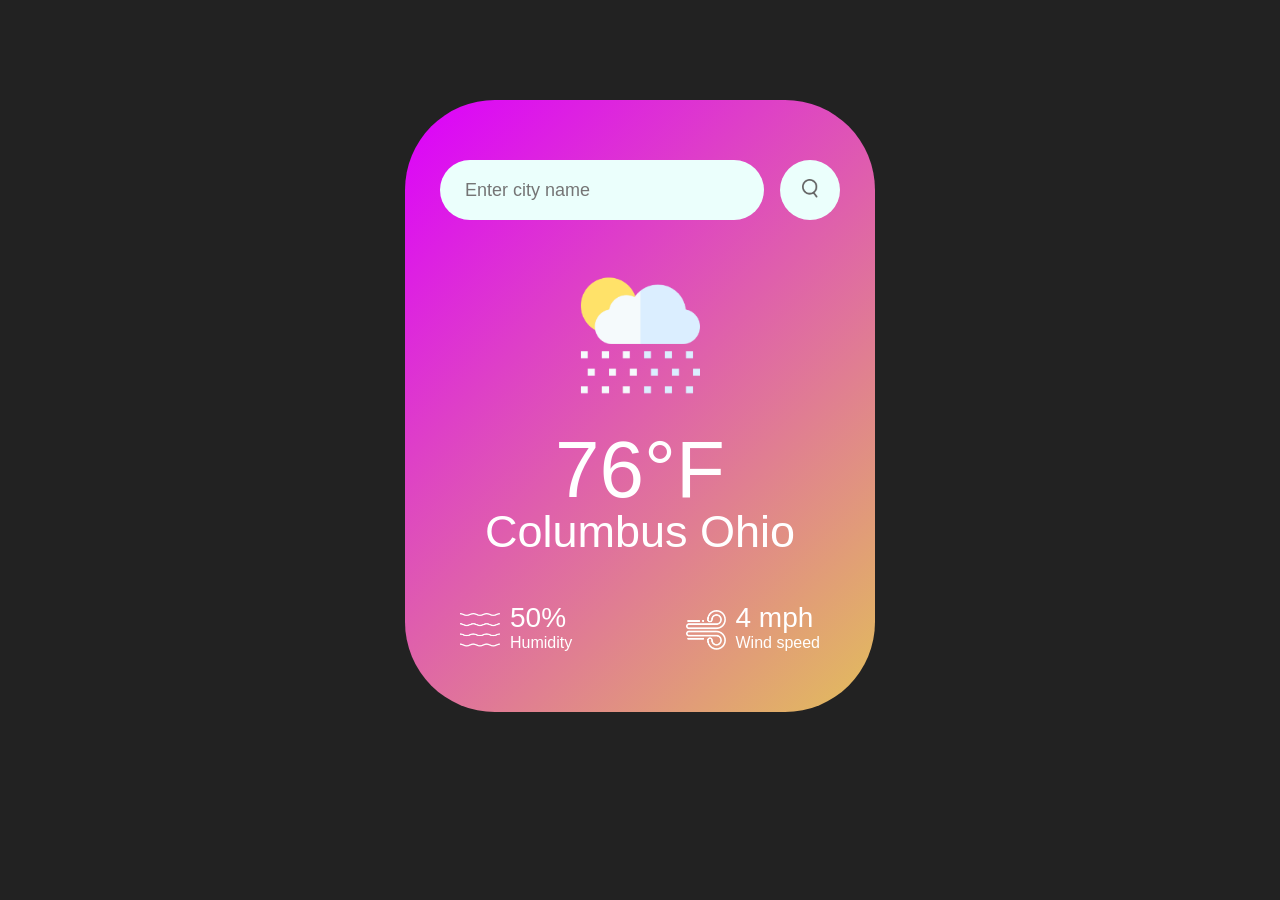
<file: activity-homework/index.html>
<!DOCTYPE html>
<html lang="en">
<head>
    <meta charset="UTF-8">
    <meta name="viewport" content="width=device-width, initial-scale=1.0">
    <title>Weather App</title>
    <link rel="stylesheet" href="styles/style.css">
</head>
<body>
    <div class="card">
        <div class="search">
            <input id="cityInput" type="text" placeholder="Enter city name" spellcheck="false">
            <button id="searchBtn"><img src="images/search.png" alt="Search"></button>
        </div>
        <div class="weather">
            <img class="weather-icon" src="images/rain.png" alt="Weather Icon">
            <div class="weather-info">
                <h1 class="temp">76°F</h1>
                <h2 class="city">Columbus Ohio</h2>
            </div>
            <div class="details">
                <div class="col">
                    <img src="images/humidity.png" alt="Humidity Icon">
                    <div>
                        <p class="humidity">50%</p>
                        <p>Humidity</p>
                    </div>
                </div>
                <div class="col">
                    <img src="images/wind.png" alt="Wind Icon">
                    <div>
                        <p class="wind">4 mph</p>
                        <p>Wind speed</p>
                    </div>
                </div>
            </div>
        </div>
    </div>
    <script src="scripts/script.js"></script>
</body>
</html>
</file>
<file: activity-homework/styles/style.css>
*{
    margin: 0 ;
    padding: 0;
    font-family: 'Poppins', sans-serif;
    box-sizing: border-box;

}
body {
        background: #222;
}
.card{
    width: 90%;
    max-width: 470px;
    background: linear-gradient(135deg, #dc00fe, #e2be5b);
    color: #fff;
    margin: 100px auto 0;
    border-radius: 90px;
    padding: 60px 35px;
    text-align: center;
}
.search{
    width: 100%;
    display: flex;
    align-items: center;
    justify-content: space-between;
}
.search input{
    border: 0;
    outline: 0;
    background: #ebfffc;
    color: #555;
    padding: 10px 25px;
    height: 60px;
    border-radius: 30px;
    flex: 1;
    margin-right: 16px;
    font-size: 18px;

}

.search button {
    border: 0;
    outline: 0;
    background: #ebfffc;
    border-radius: 50%;
    width: 60px;
    height: 60px;
    cursor: pointer;
}
.search button img {
    width: 16px;
}
.weather-icon {
    width:170px;
    margin-top: 30px;
}

.weather h1{
    font-size: 80px;
    font-weight: 500;
}
.weather h2{
    font-size: 45px;
    font-weight: 400;
    margin-top: -10px;
}
.details{
    
    display: flex;
    align-items: center;
    justify-content: space-between;
    padding: 0 20px;
    margin-top: 50px;
    
}
.col {
    display: flex;
    align-items: center;
    text-align: left;

}
.col img {
    width: 40px;
    margin-right: 10px;
}

.humidity, .wind{
    font-size: 28px ;
    margin-top: -6px;
}
</file>
